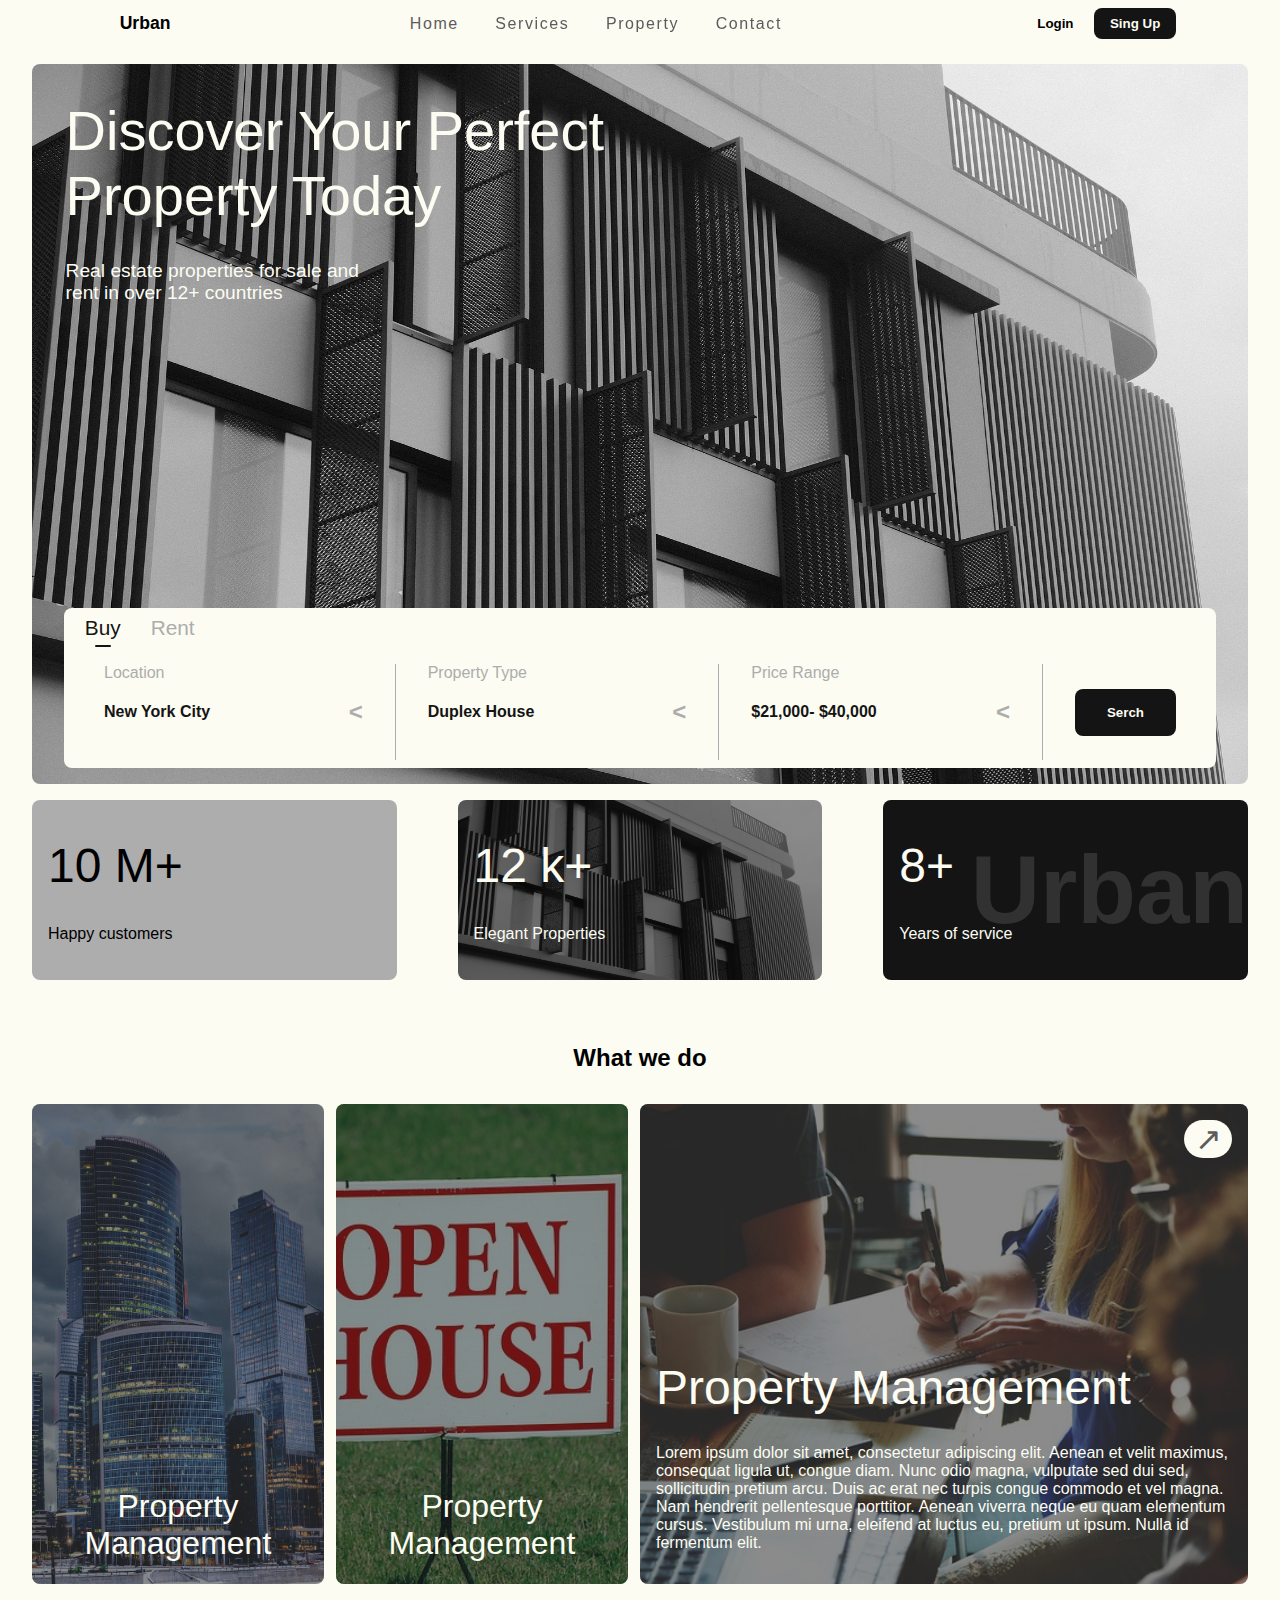
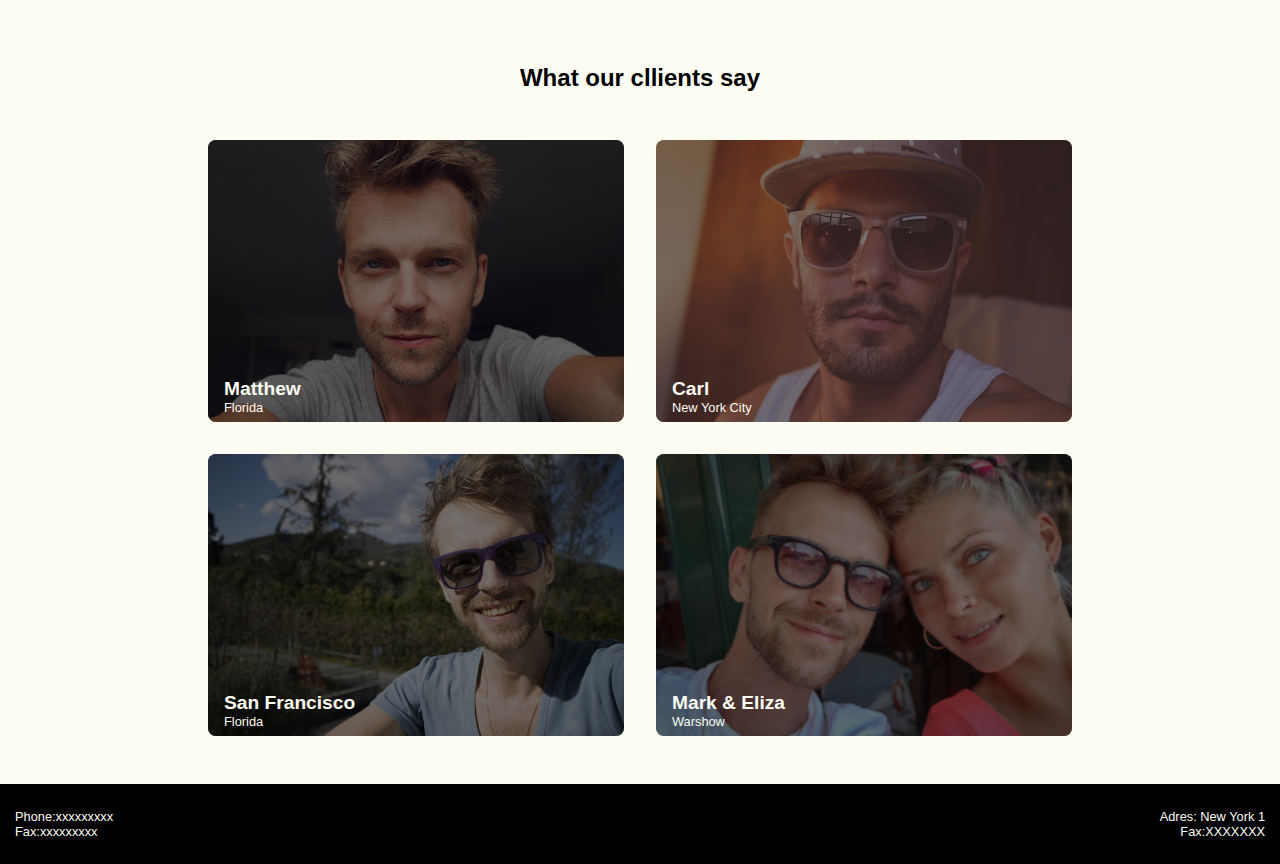
<file: index.html>
<!DOCTYPE html>
<html lang="en">
<head>
    <meta charset="UTF-8">
    <meta name="viewport" content="width=device-width, initial-scale=1.0">
    <title>Document</title>
    <link rel="stylesheet" href="style.css">
</head>
<body id="body">
    <div id="alert" class="alert">
        <div class="alert-message"><span style="margin: 3px;">Unfortunately, we do not currently have such premises</span></div>
        <img src="photo/exit.png" id="exit-alert">
    </div>
    <div id="menu">
        <div id="logo">Urban</div>
        <div class="main-menu" id="menu-to-click">
            <span class="in-menu-span" name="main" >Home</span>
            <span class="in-menu-span" name="properties-on">Services</span>
            <span class="in-menu-span" name="properties-on">Property</span>
            <span class="in-menu-span" name="footer">Contact</span>
        </div>
        <div id="register">
            <button id="login-b">Login</button>
            <a href="login.html"><button id="singin-b">Sing Up</button></a>
        </div>
            <div id="menu-burger">
                <span id="menu-burger-in" class="burger-menu " ></span>
            </div>
    </div>
    <div id="container">
        <div id="main">
            <div id="in-main">
                <div id="blur-title">
                    <span id="title">Discover Your Perfect <br> Property Today</span>
                    <span id="sub-title">Real estate properties for sale and <br> rent in over 12+ countries</span>
                </div>
            </div>
            <div id="sec-main">
                <div id="in-sec">
                    <span class="in-main-title active" id="buy">Buy</span>
                    <span class="in-main-title" id="rent">Rent</span>
                </div>
                <div id="thi-main">
                    <div class="select-one" id="location">
                        <span class="smal-title">Location</span>
                        <span id="loca" class="sel-title">New York City</span>
                        <span id="location-arrow" class="arrow">&#60;</span>
                        <div id="select-location" class="select-location">
                            <span id="one" class="sel" >New York City</span>
                            <span class="sel">Mexico City</span>
                            <span class="sel">London</span>
                        </div>
                    </div>
                    <div class="select-one" id="propertyType">
                        <span class="smal-title">Property Type</span>
                        <span id="prop" class="sel-title">Duplex House</span>
                        <span id="property-arrow" class="arrow"> &#60; </span>
                        <div id="select-property" class="select-location">
                            <span id="one" class="sel" >Single House</span>
                            <span class="sel">Duplex House</span>
                            <span class="sel">Apartment</span>
                        </div>
                    </div>
                    <div class="select-one" id="price-type">
                        <span class="smal-title">Price Range</span>
                        <span id="price" class="sel-title">$21,000- $40,000</span>
                        <span class="arrow" id="price-arrow">&#60;</span>
                        <div id="select-price" class="select-location">
                            <span id="one" class="sel" >$1,000- $21,000</span>
                            <span class="sel">$21,000- $40,000</span>
                            <span class="sel">$40,000- $51,000</span>
                        </div>
                    </div>
                    <button id="serch-button">Serch</button>
                </div>
            </div>
            <img src="photo/photo1.png" alt="" id="main-img">
        </div>
        <div id="simple-info">
            <div class="kafelek">
                    <span class="caf-tit">10 M+</span>
                    <span class="caf-des">Happy customers</span>
            </div>
            <div class="kafelek">
                <div id="on-top">
                    <span class="caf-tit">12 k+</span>
                    <span class="caf-des">Elegant Properties</span>
                </div>
                <img src="photo/photo1.png" alt="" id="photo-in">
            </div>
            <div class="kafelek" style="background-color:rgb(20, 20, 20); color: rgb(252, 252, 242);;">
                <span class="caf-tit">8+</span>
                <span class="caf-des">Years of service</span>
                <span class="cef-log">Urban</span>
        </div>
        </div>
        <div id="what-info">
            <span id="title-info">What we do</span>
            <div style="display: flex; justify-content:space-between;margin-bottom: 3rem;" id="offer-pick">
                <div class="what-offer" id="properties-on">
                    <div class="more-dark">
                            <a id="go-to" href="build.html" target="_blank"> <span id="go-to" class="go-to hide">&#x2197;</span></a>
                        <span class="what-more-tit ">Property Management</span>
                        <span class="what-more-inf hide-description ">Lorem ipsum dolor sit amet, consectetur adipiscing elit. Aenean et velit maximus, consequat ligula ut, congue diam. Nunc odio magna, vulputate sed dui sed, sollicitudin pretium arcu. Duis ac erat nec turpis congue commodo et vel magna. Nam hendrerit pellentesque porttitor. Aenean viverra neque eu quam elementum cursus. Vestibulum mi urna, eleifend at luctus eu, pretium ut ipsum. Nulla id fermentum elit.</span>
                    </div>
                    <img  src="photo/photo3.png" alt="" id="offer-what" >
                </div>
                <div class="what-offer" id="sell-properti">
                    <div class="more-dark">
                        <a id="go-to" href="build.html" target="_blank"> <span id="go-to" class="go-to hide">&#x2197;</span></a>
                        <span class="what-more-tit ">Property Management</span>
                        <span class="what-more-inf hide-description">Lorem ipsum dolor sit amet, consectetur adipiscing elit. Aenean et velit maximus, consequat ligula ut, congue diam. Nunc odio magna, vulputate sed dui sed, sollicitudin pretium arcu. Duis ac erat nec turpis congue commodo et vel magna. Nam hendrerit pellentesque porttitor. Aenean viverra neque eu quam elementum cursus. Vestibulum mi urna, eleifend at luctus eu, pretium ut ipsum. Nulla id fermentum elit.</span>
                    </div>
                    <img src="photo/photo4.png" alt="" id="offer-what">
                </div>
                <div class="what-offer more" id="managment">
                    <div class="more-dark ">
                        <a id="go-to" href="build.html" target="_blank"> <span id="go-to" class="go-to">&#x2197;</span></a>
                        <span class="what-more-tit small-what-tit">Property Management</span>
                        <span class="what-more-inf ">Lorem ipsum dolor sit amet, consectetur adipiscing elit. Aenean et velit maximus, consequat ligula ut, congue diam. Nunc odio magna, vulputate sed dui sed, sollicitudin pretium arcu. Duis ac erat nec turpis congue commodo et vel magna. Nam hendrerit pellentesque porttitor. Aenean viverra neque eu quam elementum cursus. Vestibulum mi urna, eleifend at luctus eu, pretium ut ipsum. Nulla id fermentum elit.</span>
                    </div>
                    <img src="photo/photo5.png" alt="" id="offer-what">
                </div>
            </div>
        </div>
        <div id="clients-opinion">
            <span id="title-info">What our cllients say</span>
            <div id="clients-say">
                <div class="opinion">
                    <div class="dark-opinion">
                        <span class="name">Matthew</span>
                        <span class="country">Florida</span>
                        <span class="opinion-user">Navigating the sale of a home with Urban brings a seamless blend of expertise and a personalized approach.</span>
                    </div>
                    <img src="client/client.png" alt="" class="client-photo">
                </div>
                <div class="opinion">
                    <div class="dark-opinion">
                        <span class="name">Carl</span>
                        <span class="country">New York City</span>
                        <span class="opinion-user">Navigating the sale of a home with Urban brings a seamless blend of expertise and a personalized approach.</span>
                    </div>
                    <img src="client/client2.png" alt="" class="client-photo">
                </div>
                <div class="opinion">
                    <div class="dark-opinion">
                        <span class="name">San Francisco</span>
                        <span class="country">Florida</span>
                        <span class="opinion-user">Navigating the sale of a home with Urban brings a seamless blend of expertise and a personalized approach.</span>
                    </div>
                    <img src="client/client3.png" alt="" class="client-photo">
                </div>
                <div class="opinion">
                    <div class="dark-opinion">
                        <span class="name">Mark & Eliza</span>
                        <span class="country">Warshow</span>
                        <span class="opinion-user">Navigating the sale of a home with Urban brings a seamless blend of expertise and a personalized approach.</span>
                    </div>
                    <img src="client/client4.png" alt="" class="client-photo">
                </div>
            </div>
        </div>
        <div id="footer">
            <div id="left">
                <span>Phone:xxxxxxxxx</span><br>
                <span>Fax:xxxxxxxxx</span>
            </div>
            <div id="right">
                <span>Adres: New York 1</span><br>
                <span>Fax:XXXXXXX</span>
            </div>
        </div>

    </div>
    <script src="script.js"></script>
</body>
</html>
</file>
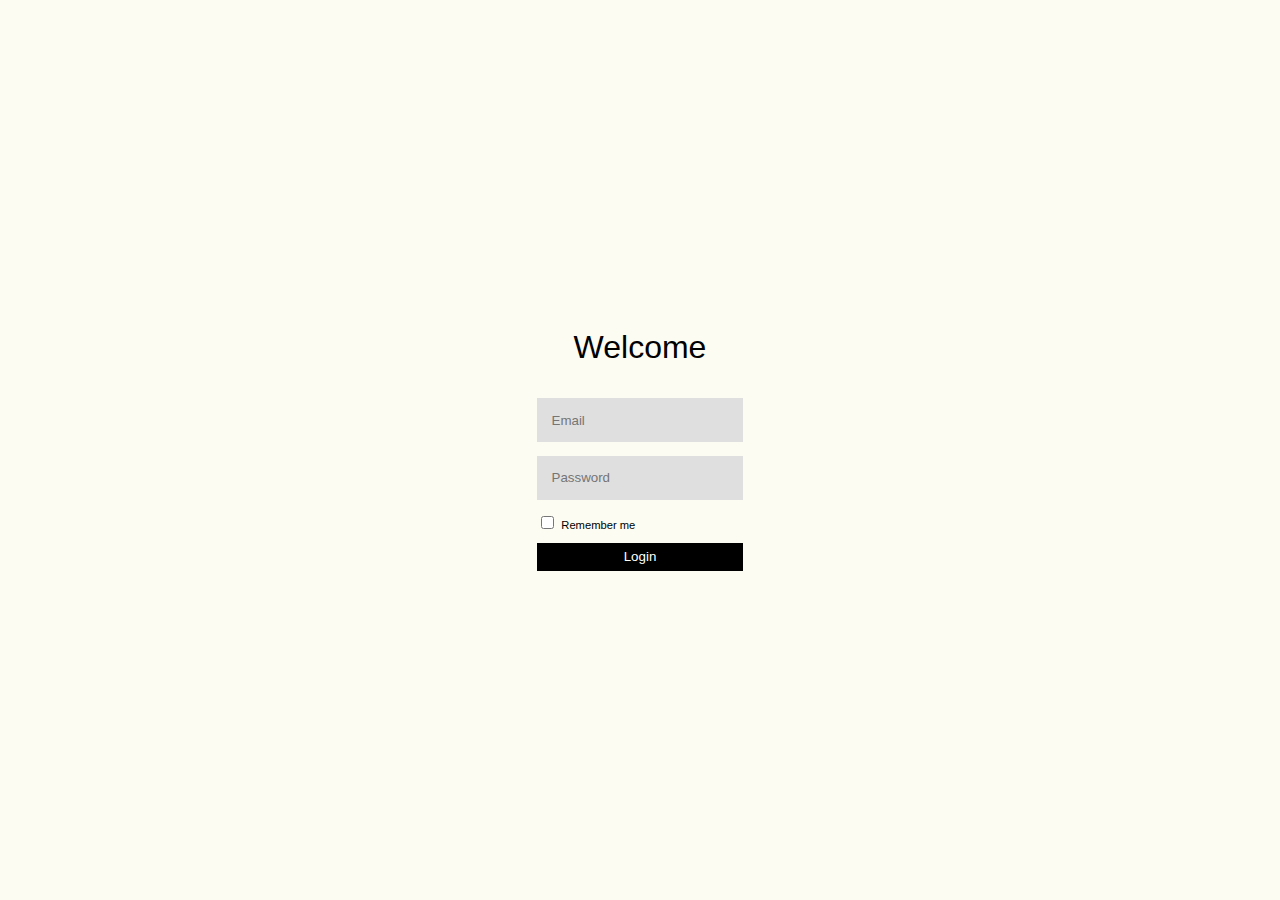
<file: login.html>
<!DOCTYPE html>
<html lang="en">
<head>
    <meta charset="UTF-8">
    <meta name="viewport" content="width=device-width, initial-scale=1.0">
    <link rel="stylesheet" href="login.css">
    <title>Login</title>
</head>
<body>
    <form action="" class="">
        <span id="title">Welcome</span>
        <input placeholder="Email">
        <input placeholder="Password">
        <div id="agree">
            <input type="checkbox" value="" class="checkbox">
            <span id="remember">Remember me</span>
        </div>
        <button>Login</button>
    </form>
</body>
</html>
</file>
<file: style.css>
html {
    scroll-behavior: smooth;
  }
body{
    background-color: rgb(252, 252, 242);
    margin: 0;
    font-family:'Trebuchet MS', 'Lucida Sans Unicode', 'Lucida Grande', 'Lucida Sans', Arial, sans-serif;
    scroll-behavior: smooth;
}
#logo{
    font-size: 1.1rem;
    font-weight: bold;
}
.in-menu-span{
    padding: 1rem;
    color: rgb(92, 92, 92);
    letter-spacing: 0.1rem;
    position: relative;
    cursor: pointer;
    transition: ease-in-out 0.4s;
}
.in-menu-span:hover::after{
    background-color: rgb(20, 20, 20);
    width: 1.5rem;
}
.in-menu-span:hover{
    letter-spacing: 0.2rem;
}
.in-menu-span::after{
    transition: ease-in-out 0.2s;
    content: "";
    position: absolute;
    display: block;
    background-color: rgba(95, 158, 160, 0);
    width: 0rem;
    height: 0.01rem;
    top: 80%;
    left: 50%;
    transform: translateX(-50%);
    border-radius: 0.5rem;
}
#menu{
    position: fixed;
    display: flex;
    justify-content: space-around;
    align-items: center;
    margin: 0 0 0 0;
    z-index: 7;
    padding: 0.5rem;
    width: 100vw;
    background-color: rgb(252, 252, 242);
}
button{
    font-family: 'Trebuchet MS', 'Lucida Sans Unicode', 'Lucida Grande', 'Lucida Sans', Arial, sans-serif;
    padding: 0.5rem;
    font-weight: bold;
    border-radius: 0.5rem;
    padding: 0.5rem 1rem 0.5rem 1rem;
}
#login-b{
    border: none;
    background-color:rgb(252, 252, 242);
    font-weight: bold;
}
#singin-b{
    border: none;
    background-color: rgb(20, 20, 20);
    color: rgb(252, 252, 242);
    cursor: pointer;
    transition: ease-in-out 0.3s;
}
#singin-b:hover{
    border: none;
    background-color: rgb(58, 58, 58);
    color: rgb(252, 252, 242);
    cursor: pointer;
}
#main{
    display: flex;
    margin-top: 4rem;
    justify-content: center;
    width: 100%;
    height: 100%;
    position: relative;
}
#main-img{
    height: 80vh;
    width: 95vw;
    border-radius: 0.5rem;
}
#in-main{
    position: absolute;
    height: 80vh;
    width: 95vw;
    border-radius: 0.5rem;
}
#title{
    color:rgb(252, 252, 242);
    font-size: 3.5rem;
    margin: 2rem;
    display: block;
}
#sub-title{
    margin: 2rem;
    display: block;
    font-size: 1.2rem;
    color:rgb(252, 252, 242);
}
#blur-title{
    width: 40rem;
    background-color: rgba(0, 0, 0, 0);
    padding: 0.1rem;
    border-radius: 0.5rem;
}
#sec-main{
    background-color: rgb(252, 252, 242);
    width: 90%;
    height: 10rem;
    position: absolute;
    bottom: 0;
    border-radius: 0.5rem;
    margin: 1rem;
    display: flex;
    flex-direction: column;
    justify-content: space-between;
}
#in-sec{
    margin: 0.5em;
}
.in-main-title{
    color: rgb(173, 173, 173);
    font-size: 1.3rem;
    margin: 0.8rem;
    cursor: pointer;
    position: relative;
}
.in-main-title:hover{
    color: rgb(20, 20, 20);
}
.in-main-title:hover::after{
    content: "";
    position: absolute;
    width: 1rem;
    height: 0.1em;
    bottom: -0.5rem;
    left: 50%;
    border-radius: 0.5rem;
    transform: translateX(-50%);
    background-color: rgb(20, 20, 20);
}
.active::after{
    content: "";
    position: absolute;
    width: 1rem;
    height: 0.1em;
    bottom: -0.5rem;
    left: 50%;
    border-radius: 0.5rem;
    transform: translateX(-50%);
    background-color: rgb(20, 20, 20);
}
.active{
    color: rgb(20, 20, 20);
}
#thi-main{
    display: flex;
    justify-content: space-around;
    align-items: center;
    margin: 0.5em;
}
.select-one{
    display: flex;
    justify-content: space-between;
    align-items: center;
    padding: 0.5rem 2rem 0.5rem 2rem;
    height: 5rem;
    position: relative;
    width: 100%;
    border-right: 0.1rem solid rgb(173, 173, 173);
}
.sel-title{
    font-weight: bold;
    color: rgb(20, 20, 20);
    cursor: pointer;
}
.arrow{
    margin-left: 1rem;
    font-weight: bolder;
    font-size:1.5rem;
    color: rgb(173, 173, 173);
    cursor: pointer;
    transition:  ease-in-out 0.3s;
}
.smal-title{
    position: absolute;
    color: rgb(173, 173, 173);
    top: 0;
}
.rotete{
    transform: rotate(-90deg);
    transition:  ease-in-out 0.3s;
}
#serch-button{
    margin: 0 2rem 0 2rem ;
    border: none;
    background-color: rgb(20, 20, 20);
    padding: 1rem 2rem 1rem 2rem;
    color:rgb(252, 252, 242);
    cursor: pointer;
}
#simple-info{
    height: 20vh;
    width: 95vw;
    margin-top: 1rem;
    display: flex;
    justify-content: space-between; 
}
#container{
    display: flex;
    flex-direction: column;
    align-items: center;
}
.big-number{
    font-weight: bold;
    font-size: 2rem;
    margin: 1rem;
}
.small-info{
    margin: 1rem;
    display: flex;
}
.kafelek{
    background-color: rgb(173, 173, 173);
    border-radius: 0.5rem;
    position: relative;
    display: flex;
    flex-direction: column;
    justify-content: center;
    align-items: flex-start;
    width: 30%;
    overflow: hidden;
}
.caf-tit{
    font-size: 3rem;
    margin: 1rem;
}
.caf-des{
    margin: 1rem;
}
#photo-in{
    height: 100%;
    width: 100%;
    border-radius: 0.5rem;
}
#on-top{
    width: 100%;
    height: 100%;
    border-radius: 0.5rem;
    position: absolute;
    display: flex;
    background-color: rgba(0, 0, 0, 0.411);
    justify-content: center;
    align-items: flex-start;
    flex-direction: column;
    color: rgb(252, 252, 242);
}
.cef-log{
    font-size: 6rem;
    color: rgb(49, 49, 49);
    font-weight: bold;
    position: absolute;
    right: 0;
}
#title-info{
    font-size: 1.5rem;
    margin: 2rem;
    display: block;
    font-weight: bold;
}
#what-info{
    margin-top: 2rem;
    text-align: center;
    width: 95vw;
    display: flex;
    flex-direction: column;
    justify-content: center;
}
.what-offer{
    border-radius: 0.5rem;
    overflow: hidden;
    height: 30rem;
    width: 24%;
    background-color: rgba(2, 2, 2, 0.336);
    transition: ease-in-out 0.3s;
    position: relative;
}
.what-offer:hover #offer-what{
    transform: scale(1.2);
}
.more{
    border-radius: 0.5rem;
    overflow: hidden;
    height: 30rem;
    width: 50%;
    background-color: rgba(2, 2, 2, 0);
}
#offer-what{
    height: 100%;
    width: 100%;
    object-fit: cover;
    transition: ease-in-out 0.3s;
}
.gyrascale{
    filter: grayscale(100%);
}
.more-dark{
    position: absolute;
    height: 100%;
    width: 100%;
    background-color: rgba(34, 34, 34, 0.521);
    display: flex;
    flex-direction: column;
    justify-content: flex-end;
    align-items: flex-start;
    z-index: 1;
}
.what-more-tit{
    font-size: 2rem;
    color:rgb(252, 252, 242);
    margin: 1rem;
    transition: ease-in-out 0.3s;
    position: absolute;
    top: 23rem;
    pointer-events: none;
}
.what-more-inf{
    font-size: 1rem;
    color:rgb(252, 252, 242);
    margin: 1rem;
    text-align: left;
    bottom: 1rem;
    position: absolute;
    transition: ease-in-out 0.3s;
    pointer-events: none;
}
.go-to{
    cursor: pointer;
    text-align: center;
    top: 1rem;
    right: 1rem;
    font-size: 2rem;
    position: absolute;
    display: block;
    width: 3rem;
    background-color: rgb(252, 252, 242);
    border-radius: 10rem;
    transition: ease-in-out 0.3s;
}
#clients-say{
    width: 95vw;
    display: flex;
    flex-wrap: wrap;
    justify-content: center;
}
#clients-opinion{
    text-align: center;
}
.opinion:hover .client-photo{
    transform: scale(1.2);
    z-index: -1;
    transition: ease-in-out 0.3s;
}
.opinion{
    overflow: hidden;
    border-radius: 0.5rem;
    width: 24rem;
    background-color: rgba(0, 0, 0, 0.274);
    margin: 30px;
    position: relative;
}
.client-photo{
    height: 100%;
    width: 100%;
    transition: ease-in-out 0.3s;
}
.dark-opinion{
    display: flex;
    flex-direction: column;
    align-items: flex-start;
    justify-content: flex-end;
    position: absolute;
    width: 100%;
    height: 100%;
    background-color: rgba(0, 0, 0, 0.541);
    color:rgb(252, 252, 242);
    transition: ease-in-out 0.3s;
    z-index: 1;
}
.name{
    margin-left: 1rem;
    font-weight: bold;
    font-size: 1.2rem;
    transition: ease-out 0.3s;
    bottom: -4em;

}
.country{
    margin: 0 0 1rem 1rem;
    font-size: 0.8rem;
}
.opinion-user{
    text-align: left;
    transition: ease-out 1s;
    margin: 0 0  0 0.5rem;
    border-radius: 0.5rem;
    color:rgb(255, 255, 255);
    font-size: 0.9rem;
    padding: 0.5rem;
    transition: ease-in-out 0.3s;
    margin-bottom: -4em;
    display: block;
}
#footer{
    margin-top:2rem ;
    width: 100%;
    height: 5rem;
    background-color: black;
    display: flex;
    align-items: center;
    justify-content: space-between;
    font-size: 0.8em;
}
.dark-opinion:hover .opinion-user{
    margin-bottom:0;
}
.dark-opinion:hover .name{
    bottom: 0;
}
.dark-opinion:hover {
    background-color: rgba(0, 0, 0, 0.616);
    bottom: 0;
}
.dark-opinion:hover .client-photo {
    width: 50%;
}
.select-location{
    pointer-events: none;
    opacity: 1;
    border-top: 1px solid rgb(173, 173, 173);
    font-weight: bold;
    text-align: center;
    position: absolute;
    left: 50%;
    color: rgb(173, 173, 173);
    bottom: 0rem;
    width: 100%;
    background-color:rgb(252, 252, 242);
    z-index: 1;
    display: flex;
    justify-content: center;
    align-items: center;
    flex-direction: column;
    transform: translateX(-50%) ;
    opacity: 0;
}
#loca{
    cursor: pointer;
}
.sel{
    width: 94%;
    margin: 0.5rem;
    cursor: pointer;
    position: relative;
    bottom: 10rem;
    opacity: 0;
    pointer-events: none;
}
.slow{
    bottom: 0;
    opacity: 1;
    transition: ease-in-out 0.3s;
    pointer-events: all;
}
.sel:hover{
    color: black;
}
.none{
    display: none;
}
.toggle{
    border-top: 1px solid rgb(173, 173, 173);
    font-weight: bold;
    text-align: center;
    position: absolute;
    left: 50%;
    color: rgb(173, 173, 173);
    bottom: -5rem;
    width: 100%;
    background-color:rgb(252, 252, 242);
    z-index: 1;
    display: flex;
    justify-content: center;
    align-items: center;
    flex-direction: column;
    transform: translateX(-50%) ;
    opacity: 1;
    transition: ease-in-out 0.3s;
    pointer-events: all;
}
.small-what-tit{
    font-size: 3rem;
    top: 15rem;
}
.hide-description{
    bottom:-15rem;
    font-size: 0.1rem;
    position: absolute;
}
.hide{
    top: -10rem;
    right: -20rem;
}
#menu-burger{
    position: relative;
    right: 0;
    right: 1rem;
    width: 2rem;
    height: 2rem;
    display: none;
}
.burger-menu{
position: absolute;
width: 100%;
height:0.1rem;
background-color: black;
top: 50%;
transform: translateY(-50%);
pointer-events: none;
}
.burger-menu::after{
    position: absolute;
    content: "";
width: 75%;
height:0.1rem;
background-color: black;
top: 0.25rem;
right: 0;
transition: ease-in-out 0.3s;
}
.burger-menu::before{
    position: absolute;
    content: "";
width: 50%;
height:0.1rem;
background-color: black;
top: -0.25rem;
right: 0;
transition: ease-in-out 0.3s;
}
.burger-open{
    background-color: rgba(240, 248, 255, 0);
    transition: ease-in-out 0.3s;
}
.burger-open::before{
    position: absolute;
    content: "";
    width: 100%;
    height:0.1rem;
    background-color: black;
    top: 0.01rem;
    transform: rotate(45deg);
    right: 0;
    transition: ease-in-out 0.3s;
}
.burger-open::after{
    position: absolute;
    content: "";
    width: 100%;
    height:0.1rem;
    background-color: black;
    top: 0rem;
    transform: rotate(-45deg);
    right: 0;
    transition: ease-in-out 0.3s;
}
a{
    text-decoration: none;
    color: rgb(92, 92, 92);
}
#footer{
color: rgb(252, 252, 242);
}
@media only screen and (max-width: 1650px) {
    .opinion {
        overflow: hidden;
        border-radius: 0.5rem;
        width: 26rem;
        margin: 1rem;
        background-color: rgba(0, 0, 0, 0.274);
        position: relative;
    }
}
  @media only screen and (max-width: 1150px) {
    .opinion-user {
        font-size: 0.9rem;
    }
    .cef-log {
        font-size: 5rem;
    }
    .small-what-tit{
        position:static;
    }
    .what-more-inf{
        position: static;
        opacity: 1;
    }
    .what-more-tit{
        position: static;
        font-size: 2rem;
        top: 23rem;
    }
    .hide-description{
        opacity: 0;
    }
  }
  @media only screen and (max-width: 950px) {
    .what-more-tit{
        position: static;
        font-size: 1.5rem;
    }
  }

  @media only screen and (max-width: 800px) {
    .sel{
        font-size: 0.8rem;
    }
    .what-more-tit{
        margin: 0;

    }
    .what-more-tit{
        font-size: 1.5rem;
        writing-mode: vertical-rl;
    }
    .what-offer{
        width: 6%;
    }
    .more{
        width: 85%;
    }
    .small-what-tit{
        writing-mode:horizontal-tb;
        font-size: 2rem;
    }
    .select-one {
        display: flex;
        justify-content: space-between;
        align-items: center;
        padding: 0.5rem 1rem 0.5rem 1rem;
        height: 4rem;
        position: relative;
        width: 100%;
        border-right: 0.1rem solid rgb(173, 173, 173);
        cursor: pointer;
    }
    .cef-log{
        font-size: 4rem;
    }
    .smal-title {
        font-size: 0.7rem;
    }
    .sel-title {
        font-size: 0.8rem;
    }
    .arrow {
        font-size: 1em;
        transition:  ease-in-out 0.3s;
    }
    #title {
        font-size: 2.5rem;
        margin: 1rem;
        width: auto;
    }
    #sub-title {
        margin: 1rem;
        font-size: 1.2rem;
        width: auto;
    }
    #blur-title {
         width: 100%; 
        background-color: rgba(0, 0, 0, 0);
        padding: 0.1rem;
    }
    #serch-button {
        margin: 0 1rem 0 2rem;
        border: none;
        background-color: rgb(20, 20, 20);
        padding: 1rem 2rem 1rem 2rem;
    }
  }
  @media only screen and (max-width: 540px) {
    #thi-main{
        flex-wrap: wrap;
        justify-content: center;
        align-items: center;
    }
    .select-one{
        width: 25%;
    }
    #serch-button{
        padding: 0.5rem 1rem 0.5rem 1rem;
    }
    #sec-main{
        height: 11rem;
    }
    #title {
        font-size: 2.5rem;
        margin: 1rem;
    }
    .select-one{
        border: none;
    }
    #sec-main{
        height: 14rem;
    }
    .caf-tit{
        font-size: 2rem;
        margin: 1rem;
    }
    .caf-des{
        margin: 0.9rem;
    }
}
@media only screen and (max-width: 410px) {
    .caf-tit{
        font-size: 1.5rem;
        margin: 1rem;
    }
    .caf-des{
        margin: 0.8rem;
    }
    .what-more-inf{
        left:-196rem;
        font-size: 0.8rem;
        margin: 0.5rem;
        bottom: 0.5rem;
    }
    .small-what-tit{
        font-size: 1.7rem;
        top: 4rem;
        font-size: 3rem;
    }
}
@media only screen and (max-width: 635px){
    .main-menu{
        position: absolute;
        right: -10rem;
        display: flex;
        flex-direction: column;
        z-index: 1;
        top: 3rem;
        text-align: right;
        background-color: rgb(252, 252, 242);
        border-radius: 0.5rem;
        transition: ease-in-out 0.3s;
    }
    #menu-burger{
        display: block;
    }
    #register{
        display: none;
    }
    .menu-active{
        right: 1rem;
        display: block;
        position: absolute;
        right: 1rem;
        display: flex;
        flex-direction: column;
        z-index: 1;
        top: 3rem;
        text-align: right;
        background-color: rgb(252, 252, 242);
        border-radius: 0.5rem;
    }
    #menu{
        justify-content: space-between;
    }
}
.alert{
position: fixed;
z-index: 999;
width: 0vw;
height: 25vh;
background-color: rgb(252, 252, 242);
left: 150%;
top: 190%;
transform: translateX(-50%) translateY(-50%);
transition: ease-in-out 0.5s;
opacity: 0;
display: flex;
align-items: center;
justify-content: center;
text-align: center;
border-radius: 0.5em;
font-weight: 900;
font-size: 1.1em;
box-shadow: 5px 10px 14px -11px rgba(66, 68, 90, 1);
}
.alert-active{
    width: 70vw;
    left: 50%;
    top: 50%;
    opacity: 1;
}
#exit-alert{
    height: 20px;
    position: absolute;
    top: 5px;
    right: 5px;
    cursor: pointer;
}
#left{
    text-align: left;
    margin-left: 15px;
}
#right{
    text-align: right;
    margin-right: 15px;
}
</file>
<file: login.css>
body{
    width: 100%;
    height: 100vh;
    display: flex;
    justify-content: center;
    margin: 0;
    background-color: rgb(252, 252, 242);
    font-family:'Trebuchet MS', 'Lucida Sans Unicode', 'Lucida Grande', 'Lucida Sans', Arial, sans-serif;
}
#title{
    margin-bottom: 1em;
    font-size:2em;
}
input{
    margin-bottom: 1em;
    padding: 1.1em;
    border: 1px solid black;
    outline: none;
    background-color: rgb(223, 223, 223);
    border: none;
}
button{
    border: none;
    background-color: black;
    color: white;
    padding: 0.5em 0em 0.5em 0em ;
    width: 100%;
    cursor: pointer;
}
form{
    display: flex;
    flex-direction: column;
    justify-content: center;
    align-items: center;
}
.email{
    display: flex;
    flex-direction: column;
}
.emailspan{
    margin-left: 0.5em;
    margin-bottom: 0.5em;
}
#agree{
    width: 100%;
}
.checkbox{
    left: 0;
}
#remember{
    font-size: 0.7em;
}
</file>
